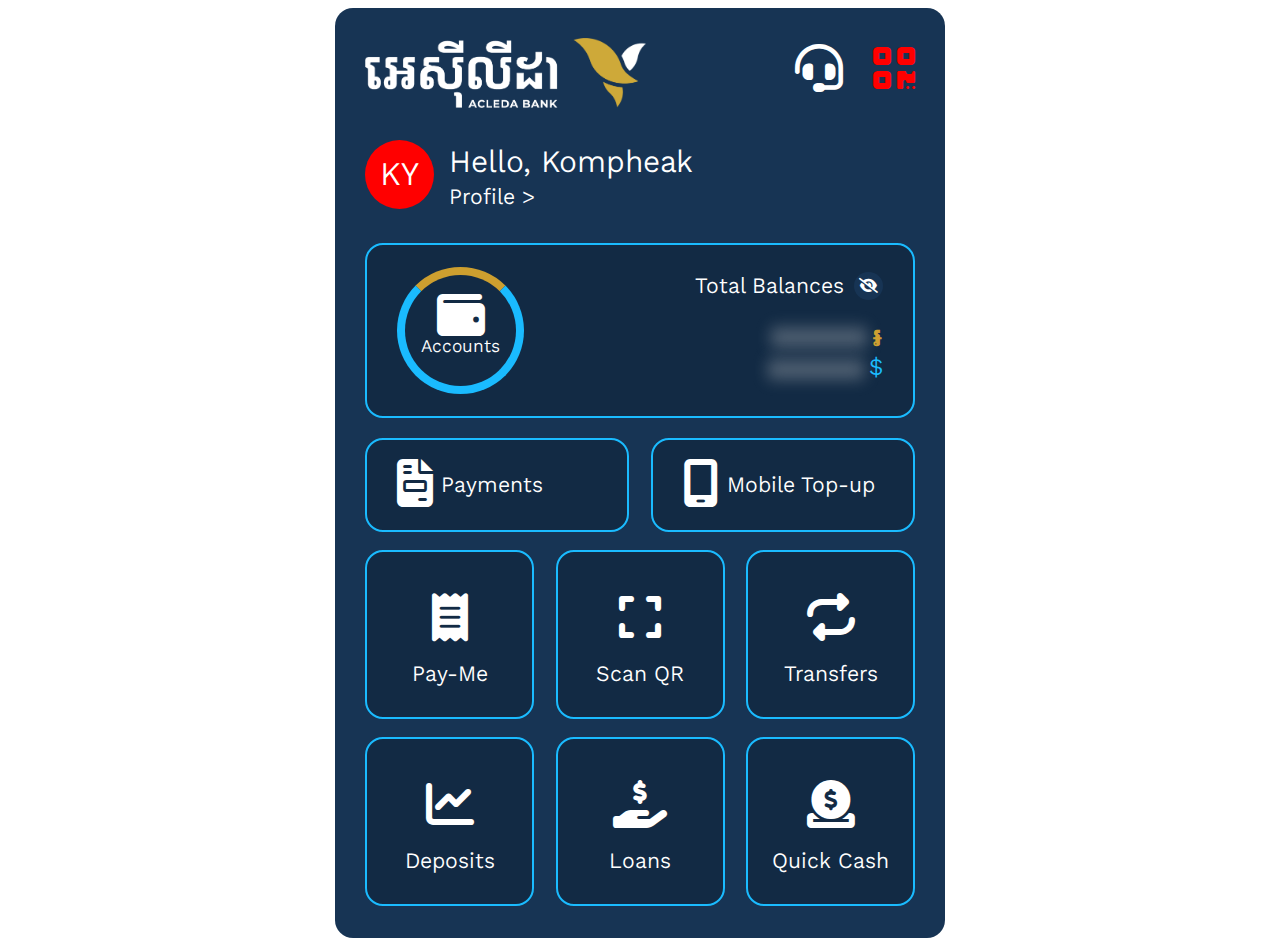
<file: index.html>
<!DOCTYPE html>
<html lang="en">

<head>
    <meta charset="UTF-8">
    <meta name="viewport" content="width=device-width, initial-scale=1.0">
    <link rel="stylesheet" href="style.css">
    <link rel="stylesheet" href="https://cdnjs.cloudflare.com/ajax/libs/font-awesome/6.7.2/css/all.min.css"
        integrity="sha512-Evv84Mr4kqVGRNSgIGL/F/aIDqQb7xQ2vcrdIwxfjThSH8CSR7PBEakCr51Ck+w+/U6swU2Im1vVX0SVk9ABhg=="
        crossorigin="anonymous" referrerpolicy="no-referrer" />
    <link rel="preconnect" href="https://fonts.googleapis.com">
    <link rel="preconnect" href="https://fonts.gstatic.com" crossorigin>
    <link href="https://fonts.googleapis.com/css2?family=Kantumruy+Pro:ital,wght@0,100..700;1,100..700&display=swap"
        rel="stylesheet">
    <title>Acleda's UI</title>
</head>

<body>
    <main>
        <div class="heading">
            <div>
                <img style="height: 70px;" src="asset/logo.png" alt="logo">
            </div>
            <div class="sub-heading">
                <i class="fa-solid fa-headset fa-2xl"></i>
                <i class="fa-solid fa-qrcode fa-2xl" style="color: red;"></i>
            </div>
        </div>
        <div class="user-info">
            <div>
                <button class="btn">KY</button>
            </div>
            <div class="username">
                <span class="greeting">Hello, Kompheak</span>
                <p>Profile ></p>
            </div>
        </div>
        <div class="acc-detail">
            <div id="pie-chart">
                <div class="acc-circle">
                </div>
                <i class="fa-solid fa-wallet fa-2xl"></i>
                <p style="font-size: 18px;">Accounts</p>
            </div>
            <div class="acc-balance">
                <div class="acc-label">
                    <p>Total Balances</p>
                    <div class="hide">
                        <i class="fa-solid fa-eye-slash fa-2xs"></i>
                    </div>
                </div>
                <div class="balance">
                    <div class="khr">
                        <span class="label-num">888888</span>
                        <span class="label-khr">៛</span>
                    </div>
                    <div class="usd">
                        <span class="label-num">888888</span>
                        <span class="label-usd">$</span>
                    </div>
                </div>
            </div>
        </div>
        <div class="container-inline">
            <div class="menu-item-inline">
                <i class="fa-solid fa-file-invoice fa-2xl"></i>
                <span class="label">Payments</span>
            </div>
            <div class="menu-item-inline">
                <i class="fa-solid fa-mobile-screen fa-2xl"></i>
                <span class="label">Mobile Top-up</span>
            </div>
        </div>
        <div class="container-flex">
            <div class="menu-item-flex1">
                <div class="icon">
                    <i class="fa-solid fa-receipt fa-2xl"></i>
                    <span class="label">Pay-Me</span>
                </div>
            </div>
            <div class="menu-item-flex1">
                <div class="icon">
                    <i class="fa-solid fa-expand fa-2xl"></i>
                    <span class="label">Scan QR</span>
                </div>
            </div>
            <div class="menu-item-flex1">

                <div class="icon">
                    <i class="fa-solid fa-repeat fa-2xl"></i>
                    <span class="label">Transfers</span>
                </div>
            </div>
            <div class="menu-item-flex2">
                <div class="icon">
                    <i class="fa-solid fa-chart-line fa-2xl"></i>
                    <span class="label">Deposits</span>
                </div>
            </div>
            <div class="menu-item-flex2">
                <div class="icon">
                    <i class="fa-solid fa-hand-holding-dollar fa-2xl"></i>
                    <span class="label">Loans</span>
                </div>
            </div>
            <div class="menu-item-flex2">
                <div class="icon">
                    <i class="fa-solid fa-circle-dollar-to-slot fa-2xl"></i>
                    <span class="label">Quick Cash</span>
                </div>
            </div>
        </div>
    </main>
</body>

</html>
</file>
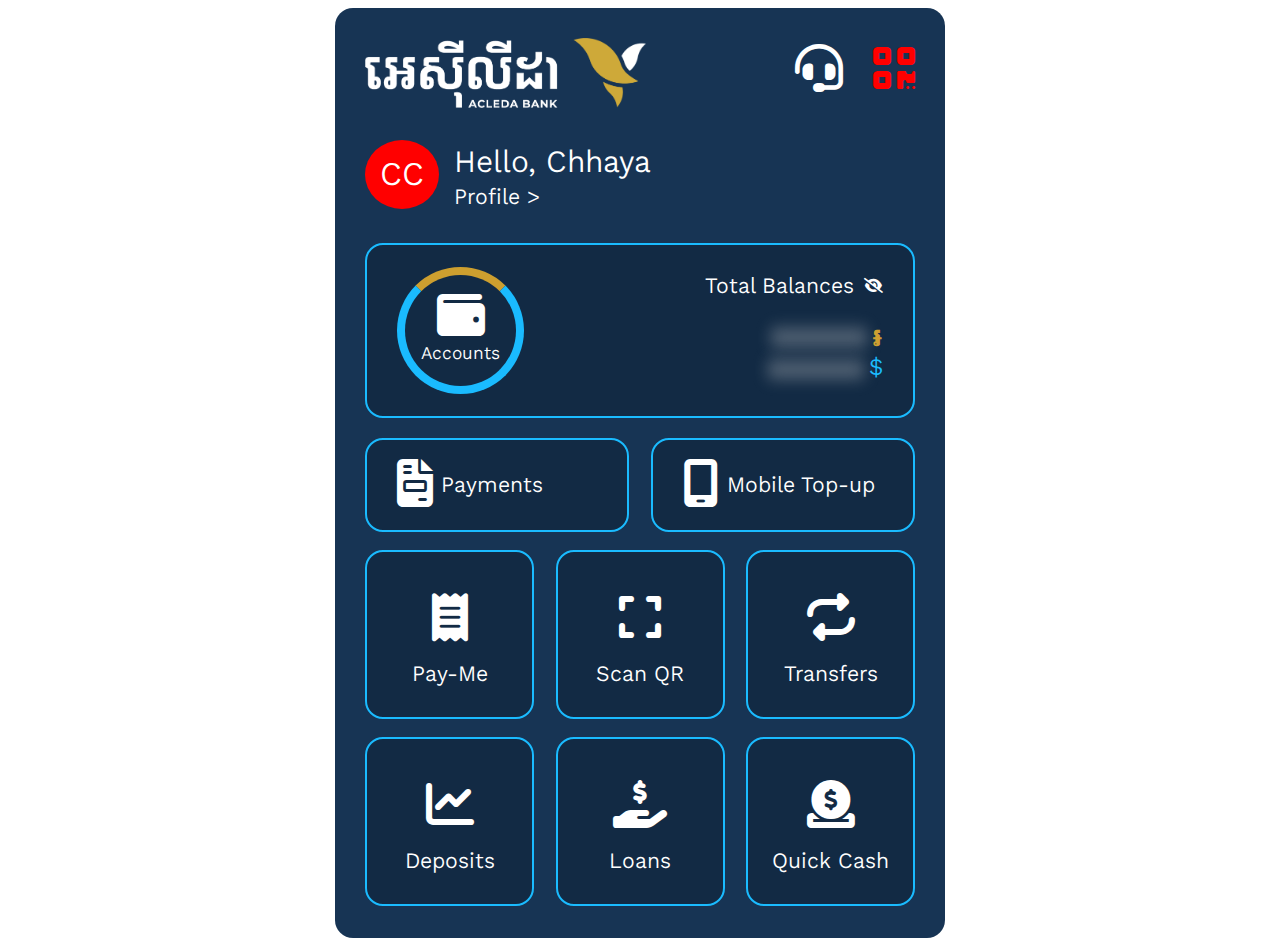
<file: acledaUi.html>
<!DOCTYPE html>
<html lang="en">

<head>
    <meta charset="UTF-8">
    <meta name="viewport" content="width=device-width, initial-scale=1.0">
    <link rel="stylesheet" href="/style.css">
    <link rel="stylesheet" href="https://cdnjs.cloudflare.com/ajax/libs/font-awesome/6.7.2/css/all.min.css"
        integrity="sha512-Evv84Mr4kqVGRNSgIGL/F/aIDqQb7xQ2vcrdIwxfjThSH8CSR7PBEakCr51Ck+w+/U6swU2Im1vVX0SVk9ABhg=="
        crossorigin="anonymous" referrerpolicy="no-referrer" />
    <link rel="preconnect" href="https://fonts.googleapis.com">
    <link rel="preconnect" href="https://fonts.gstatic.com" crossorigin>
    <link href="https://fonts.googleapis.com/css2?family=Kantumruy+Pro:ital,wght@0,100..700;1,100..700&display=swap"
        rel="stylesheet">
    <title>Acleda's UI</title>
</head>

<body>
    <main>
        <div class="heading">
            <div>
                <img style="height: 70px;" src="/Icon/logo.png" alt="logo">
            </div>
            <div class="sub-heading">
                <i class="fa-solid fa-headset fa-2xl"></i>
                <i class="fa-solid fa-qrcode fa-2xl" style="color: red;"></i>
            </div>
        </div>
        <div class="user-info">
            <div>
                <button class="btn">CC</button>
            </div>
            <div class="username">
                <span class="greeting">Hello, Chhaya</span>
                <p>Profile ></p>
            </div>
        </div>
        <div class="acc-detail">
            <div id="pie-chart">
                <div class="acc-circle">
                    <i class="fa-solid fa-wallet fa-2xl"></i>
                    <p style="font-size: 18px;">Accounts</p>
                </div>
            </div>
            <div class="acc-balance">
                <div class="acc-label">
                    <p>Total Balances</p>
                    <i class="fa-solid fa-eye-slash fa-2xs"></i>
                </div>
                <div class="balance">
                    <div class="khr">
                        <span class="label-num">888888</span>
                        <span class="label-khr">៛</span>
                    </div>
                    <div class="usd">
                        <span class="label-num">888888</span>
                        <span class="label-usd">$</span>
                    </div>
                </div>
            </div>
        </div>
        <div class="container-inline">
            <div class="menu-item-inline">
                <i class="fa-solid fa-file-invoice fa-2xl"></i>
                <span class="label">Payments</span>
            </div>
            <div class="menu-item-inline">
                <i class="fa-solid fa-mobile-screen fa-2xl"></i>
                <span class="label">Mobile Top-up</span>
            </div>
        </div>
        <div class="container-flex">
            <div class="menu-item-flex1">
                <div class="icon">
                    <i class="fa-solid fa-receipt fa-2xl"></i>
                    <span class="label">Pay-Me</span>
                </div>
            </div>
            <div class="menu-item-flex1">
                <div class="icon">
                    <i class="fa-solid fa-expand fa-2xl"></i>
                    <span class="label">Scan QR</span>
                </div>
            </div>
            <div class="menu-item-flex1">

                <div class="icon">
                    <i class="fa-solid fa-repeat fa-2xl"></i>
                    <span class="label">Transfers</span>
                </div>
            </div>
            <div class="menu-item-flex2">
                <div class="icon">
                    <i class="fa-solid fa-chart-line fa-2xl"></i>
                    <span class="label">Deposits</span>
                </div>
            </div>
            <div class="menu-item-flex2">
                <div class="icon">
                    <i class="fa-solid fa-hand-holding-dollar fa-2xl"></i>
                    <span class="label">Loans</span>
                </div>
            </div>
            <div class="menu-item-flex2">
                <div class="icon">
                    <i class="fa-solid fa-circle-dollar-to-slot fa-2xl"></i>
                    <span class="label">Quick Cash</span>
                </div>
            </div>
        </div>
    </main>
</body>

</html>
</file>
<file: style.css>
* {
    font-family: "Kantumruy Pro", sans-serif;
    font-size: x-large;
}

.greeting {
    font-size: 31px;
}

.label,
p {
    font-size: 22px;
}

main {
    background-color: #173454;
    color: white;
    width: 550px;
    height: 870px;
    padding: 30px;
    border-radius: 18px;
    margin: auto;
}

.heading {
    display: flex;
    justify-content: space-between;
}

.sub-heading {
    margin-top: 30px;
    gap: 30px;
    display: flex;
}

.btn {
    background-color: red;
    color: white;
    font-size: 33px;
    padding: 15px;
    margin-top: 5px;
    border: none;
    border-radius: 50%;
}

.user-info {
    display: flex;
    margin-top: 21px;
    gap: 15px;
}

.username {
    display: inline;
    margin-top: 21px;
    line-height: 11px;
}

.acc-detail {
    background-color: #122a44;
    display: flex;
    flex-direction: row;
    justify-content: space-between;
    align-items: center;
    height: 111px;
    margin-top: 18px;
    border: 2px solid #1abbff;
    border-radius: 18px;
    padding: 30px;
}

.acc-circle {
    display: flex;
    flex-direction: column;
    align-items: center;
    margin-top: 40px;
    line-height: 36px;
}

#pie-chart {
    height: 111px;
    width: 111px;
    border: 8px solid;
    border-radius: 50%;
    border-color: #cd9f2f #1abbff #1abbff #1abbff;
    display: flex;
    flex-direction: column;
    align-items: center;
}

.acc-label{
    display: flex;
    flex-direction: row;
    align-items: center;
    justify-content: center;
    gap: 10px;
}

.acc-balance {
    display: flex;
    flex-direction: column;
    margin-bottom: 25px;
}

.balance {
    display: flex;
    flex-direction: column;
    align-self: end;
}

.khr, .usd{
    display: flex;
    flex-direction: row;
    justify-content: end;
}

.label-khr{
    color: #cd9f2f;
    font-size: 27px;
    font-weight: bold;
}

.label-usd{
    color: #1abbff
}

.label-num{
    color: lightgray;
    font-size: 27px;
    margin: o;
    margin-right: 5px;
    filter: blur(8px);
}

.hide{
    background-color: #173454;
    padding: 0px 5px 0px 5px;
    border-radius: 50%;
}

.container-inline {
    display: flex;
    flex-direction: row;
    align-content: center;
    justify-content: space-between;
}

.container-inline :hover {
    transform: scale(0.98);
    transition: 0.1s;
    opacity: 0.8;
}

.menu-item-inline {
    background-color: #122a44;
    width: 200px;
    height: 30px;
    margin-top: 20px;
    padding: 30px;
    border: 2px solid #1abbff;
    border-radius: 18px;
}

.container-flex {
    display: flex;
    flex-wrap: wrap;
    align-content: center;
    justify-content: space-between;
}

.container-flex  :hover {
    transform: scale(0.98);
    transition: 0.1s;
    opacity: 0.8;
}

.menu-item-flex1, .menu-item-flex2 {
    background-color: #122a44;
    display: flex;
    flex-direction: column;
    align-items: center;
    width: 165px;
    height: 165px;
    margin-top: 18px;
    border: 2px solid #1abbff;
    border-radius: 18px;
    line-height: 111px;
}

.icon {
    display: flex;
    flex-direction: column;
    align-items: center;
    margin-top: 65px
}
</file>
